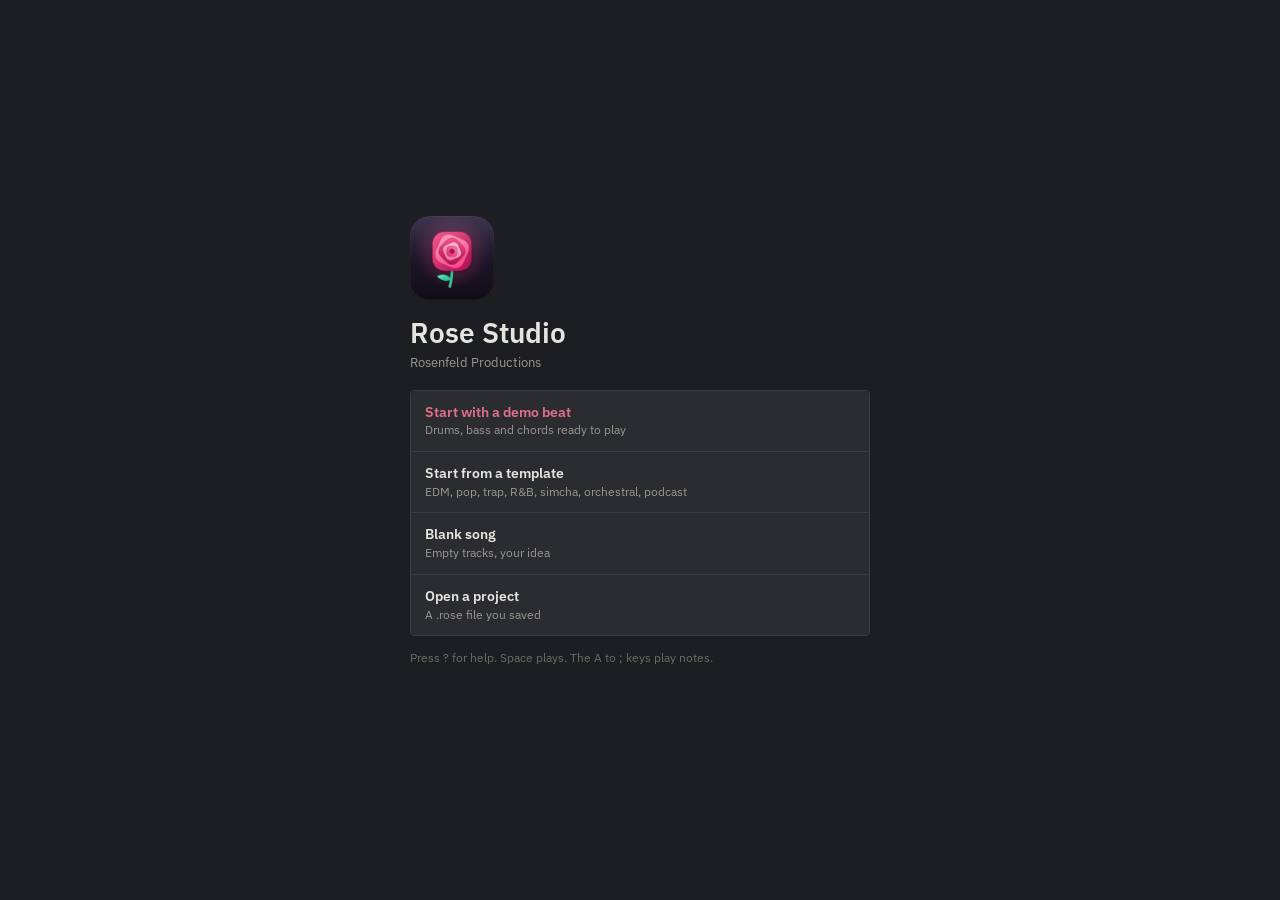
<file: index.html>
<!DOCTYPE html>
<html lang="en">
<head>
<meta charset="utf-8">
<meta name="viewport" content="width=device-width, initial-scale=1">
<title>Rose Studio</title>
<meta name="description" content="Rose — a browser DAW by Rosenfeld Productions: arrange, record, sequence, mix and master.">
<link rel="preconnect" href="https://fonts.googleapis.com">
<link href="https://fonts.googleapis.com/css2?family=IBM+Plex+Sans:wght@400;500;600&display=swap" rel="stylesheet">
<link rel="stylesheet" href="css/rose.css">
<link rel="manifest" href="manifest.webmanifest">
<link rel="icon" href="icons/logo.svg" type="image/svg+xml">
<link rel="icon" href="icons/favicon-64.png" type="image/png">
<link rel="apple-touch-icon" href="icons/apple-touch-icon.png">
<meta name="theme-color" content="#2b2c30">
<meta name="apple-mobile-web-app-capable" content="yes">
<meta name="apple-mobile-web-app-title" content="Rose">
<script>try{const s=localStorage.getItem('rose:skin');if(s)document.documentElement.dataset.skin=s}catch{}</script>
</head>
<body>
<svg width="0" height="0" style="position:absolute" aria-hidden="true">
  <symbol id="i-play" viewBox="0 0 16 16"><path d="M4 2.5v11l9-5.5z" fill="currentColor"/></symbol>
  <symbol id="i-pause" viewBox="0 0 16 16"><rect x="3.5" y="2.5" width="3" height="11" rx="1" fill="currentColor"/><rect x="9.5" y="2.5" width="3" height="11" rx="1" fill="currentColor"/></symbol>
  <symbol id="i-stop" viewBox="0 0 16 16"><rect x="3" y="3" width="10" height="10" rx="1.5" fill="currentColor"/></symbol>
  <symbol id="i-rec" viewBox="0 0 16 16"><circle cx="8" cy="8" r="5" fill="currentColor"/></symbol>
  <symbol id="i-home" viewBox="0 0 16 16"><path d="M3 3v10" stroke="currentColor" stroke-width="1.8"/><path d="M13 3 6 8l7 5z" fill="currentColor"/></symbol>
  <symbol id="i-loop" viewBox="0 0 16 16"><path d="M3 7a4 4 0 0 1 4-4h5M10 1l2 2-2 2M13 9a4 4 0 0 1-4 4H4M6 15l-2-2 2-2" stroke="currentColor" stroke-width="1.6" fill="none"/></symbol>
  <symbol id="i-click" viewBox="0 0 16 16"><path d="M5 14h6L9 2H7z" stroke="currentColor" stroke-width="1.5" fill="none"/><path d="M8 10l4-6" stroke="currentColor" stroke-width="1.5"/></symbol>
  <symbol id="i-plus" viewBox="0 0 16 16"><path d="M8 3v10M3 8h10" stroke="currentColor" stroke-width="2"/></symbol>
  <symbol id="i-lib" viewBox="0 0 16 16"><path d="M3 2v12M7 2v12M11 3l3 11" stroke="currentColor" stroke-width="1.8" fill="none"/></symbol>
  <symbol id="i-file" viewBox="0 0 16 16"><path d="M4 1.5h5l3 3v10H4z" stroke="currentColor" stroke-width="1.5" fill="none"/></symbol>
</svg>
<div id="app">
  <header class="top">
    <button class="brand" id="bAbout" title="About Rose Studio"><img src="icons/logo.svg" alt="" width="28" height="28">Rose</button>
    <div class="grp" role="group" aria-label="Transport">
      <button id="bHome" class="ib" title="Back to start (Home)" aria-label="Back to start"><svg><use href="#i-home"/></svg></button>
      <button id="bPlay" class="ib play" title="Play / pause (Space)" aria-label="Play"><svg><use href="#i-play"/></svg></button>
      <button id="bStop" class="ib" title="Stop (Enter) — press twice to go back to the start" aria-label="Stop"><svg><use href="#i-stop"/></svg></button>
      <button id="bRec" class="ib rec" title="Record (R) — arm a track with ● first" aria-label="Record"><svg><use href="#i-rec"/></svg></button>
      <button id="bLoop" class="tg" aria-label="Loop" title="Loop — loops the highlighted region (drag across the top of the ruler to set it)"><svg width="16" height="16"><use href="#i-loop"/></svg><span class="lbl">&nbsp;Loop</span></button>
      <button id="bMet" class="tg" aria-label="Metronome" title="Metronome / click (M)"><svg width="16" height="16"><use href="#i-click"/></svg><span class="lbl">&nbsp;Click</span></button>
    </div>
    <div class="grp seg2" role="group" aria-label="Edit tool"><button id="tSel" class="tg on" title="Pointer tool (1): move, resize, fade and loop clips" aria-label="Pointer tool"><svg width="16" height="16" viewBox="0 0 16 16"><path d="M3 2l9 6-4 1 2 5-2 1-2-5-3 3z" fill="currentColor"/></svg></button><button id="tSplit" class="tg" title="Scissors tool (3): click a clip to split it — or Alt-click with any tool" aria-label="Scissors tool"><svg width="16" height="16" viewBox="0 0 16 16"><circle cx="4" cy="12" r="2.3" fill="none" stroke="currentColor" stroke-width="1.6"/><circle cx="12" cy="12" r="2.3" fill="none" stroke="currentColor" stroke-width="1.6"/><path d="M5.5 10.3 12 2M10.5 10.3 4 2" stroke="currentColor" stroke-width="1.6"/></svg></button></div>
    <div class="grp seg2" role="group" aria-label="View"><button id="vArr" class="tg on" title="Arrangement: your song on a timeline">Arrange</button><button id="vSes" class="tg" title="Session: launch clips and scenes live (Ableton style)">Session</button></div>
    <div class="lcd" title="Bar . beat . sixteenth"><span id="pos">1.1.1</span><small id="clock">0:00.0</small></div>
    <label class="bpm" title="Tempo in beats per minute"><span class="lbl">Tempo</span> <input id="bpm" type="number" min="40" max="240" step="1" value="126"></label>
    <canvas id="mmeter" width="120" height="20" aria-label="Master level"></canvas>
    <div class="spacer"></div>
    <div class="menu">
      <button id="bAdd" class="tb accent" aria-haspopup="true"><svg><use href="#i-plus"/></svg><span class="lbl">&nbsp;Add track</span></button>
      <button id="bWin" class="tb" title="Windows & tools: mixer, chord generator, tuner, spectrum, loudness, scope, reference A/B, tempo"><svg><use href="#i-lib"/></svg><span class="lbl">&nbsp;Windows</span></button>
      <button id="bLib" class="tb" title="Show or hide the sounds & effects library"><svg><use href="#i-lib"/></svg><span class="lbl">&nbsp;Library</span></button>
      <button id="bFile" class="tb" aria-haspopup="true"><svg><use href="#i-file"/></svg><span class="lbl">&nbsp;File</span></button>
      <button id="bUndo" class="tb" title="Undo (Ctrl+Z)" aria-label="Undo">↶</button><button id="bRedo" class="tb" title="Redo (Ctrl+Shift+Z)" aria-label="Redo">↷</button>
      <select id="skin" aria-label="Colour theme" title="Colour theme"><option value="">Graphite</option><option value="slate">Slate</option><option value="daylight">Daylight</option></select>
      <button id="bHelp" class="tb" title="How to use Rose (?)" aria-label="Help">?</button>
    </div>
  </header>

  <aside class="lib" id="lib" aria-label="Library"></aside>

  <main class="arr">
    <div class="heads" id="heads"><div class="hcorner"><input id="songName" aria-label="Song name" value="Untitled song"><span class="hint">Zoom <input id="zoom" type="range" min="12" max="160" value="44" aria-label="Zoom"></span><select id="snap" aria-label="Snap"><option value="1">Snap: beat</option><option value="0.5">Snap: 1/8</option><option value="0.25" selected>Snap: 1/16</option><option value="0">Snap: off</option></select></div><div id="hlist"></div></div>
    <div class="lanesWrap" id="lanesWrap">
      <div class="ruler" id="ruler" title="Click to move the playhead · drag across the top strip to set the loop"></div>
      <div class="lanes" id="lanes"></div>
      <div class="playhead" id="playhead"></div>
    </div>
  </main>

  <section class="dock"><div class="dockgrip" id="dockgrip" title="Drag to resize" role="separator" aria-orientation="horizontal"></div>
    <nav class="tabs" role="tablist">
      <button data-tab="editor" class="on" title="Edit notes, drums or audio of the selected clip">Editor</button><button data-tab="devices" title="Instrument and effects of the selected track">Sound &amp; FX</button><button data-tab="mixer" title="Levels, panning, sends and meters">Mixer</button><button data-tab="plugins" title="VST, SHRUB, web plugins and MIDI">Plugins</button>
      <span class="dockinfo" id="dockinfo"></span>
    </nav>
    <div class="pane" id="editor"></div>
    <div class="pane" id="devices" hidden></div>
    <div class="pane" id="mixer" hidden></div>
    <div class="pane" id="plugins" hidden></div>
  </section>
</div>

<div class="pop" id="addPop" hidden>
  <button data-add="synth"><b>Instrument</b><small>Synth for leads, chords, bass and pads</small></button>
  <button data-add="drums"><b>Drums</b><small>Kick, snare, hats — click steps to make a beat</small></button>
  <button data-add="audio"><b>Audio / vocals</b><small>Record a mic or drop in audio files</small></button>
  <button data-add="sounds"><b>Real instrument</b><small>Piano, strings, choir, brass, guitar, bass…</small></button>
  <button data-add="sampler"><b>Sampler</b><small>Play any sound across the keyboard</small></button>
  <button data-add="group"><b>Group bus</b><small>Mix several tracks together (drums, vocals…)</small></button>
  <button data-add="external"><b>External MIDI</b><small>Play SHRUB, an FM-1 or a hardware synth</small></button>
</div>
<div class="pop" id="filePop" hidden>
  <button id="bNew"><b>New song</b><small>Start fresh (you can undo)</small></button>
  <button id="bTpl"><b>New from template…</b><small>EDM, pop, trap, R&amp;B, simcha, orchestral, podcast</small></button>
  <button id="bOpenBtn"><b>Open project…</b><small>A .rose file</small></button>
  <button id="bSave"><b>Save project</b><small>Download a .rose file (Ctrl+S)</small></button>
  <button id="bImportBtn"><b>Import audio…</b><small>WAV, MP3, M4A, OGG, FLAC</small></button>
  <button id="bExport"><b>Export WAV</b><small>Mixdown of the whole song</small></button>
  <button id="bInstall"><b>Install Rose app</b><small>Get Rose on your Dock / desktop — works offline</small></button>
  <button id="bDownload"><b>Download desktop app</b><small>Mac &amp; Windows — runs VST3 / AU plugins</small></button>
</div>
<input id="fOpen" type="file" accept=".rose,application/json" hidden>
<input id="fImport" type="file" accept="audio/*" multiple hidden>

<div class="start" id="startScreen"><div>
  <img src="icons/icon-192.png" alt="" width="84" height="84" style="border-radius:20px"><h1>Rose Studio</h1><p>Rosenfeld Productions</p>
  <div class="choices">
    <button class="choice main" id="bStart"><b id="startLabel">Start with a demo beat</b><span id="startSub">Drums, bass and chords ready to play</span></button>
    <button class="choice" id="bTplStart"><b>Start from a template</b><span>EDM, pop, trap, R&amp;B, simcha, orchestral, podcast</span></button>
    <button class="choice" id="bBlank"><b>Blank song</b><span>Empty tracks, your idea</span></button>
    <button class="choice" id="bOpenStart"><b>Open a project</b><span>A .rose file you saved</span></button>
  </div>
  <p class="small">Press ? for help. Space plays. The A to ; keys play notes.</p>
</div></div>
<div class="toast" id="toast" role="status"></div>
<script type="module" src="js/app.js"></script>
</body>
</html>
</file>
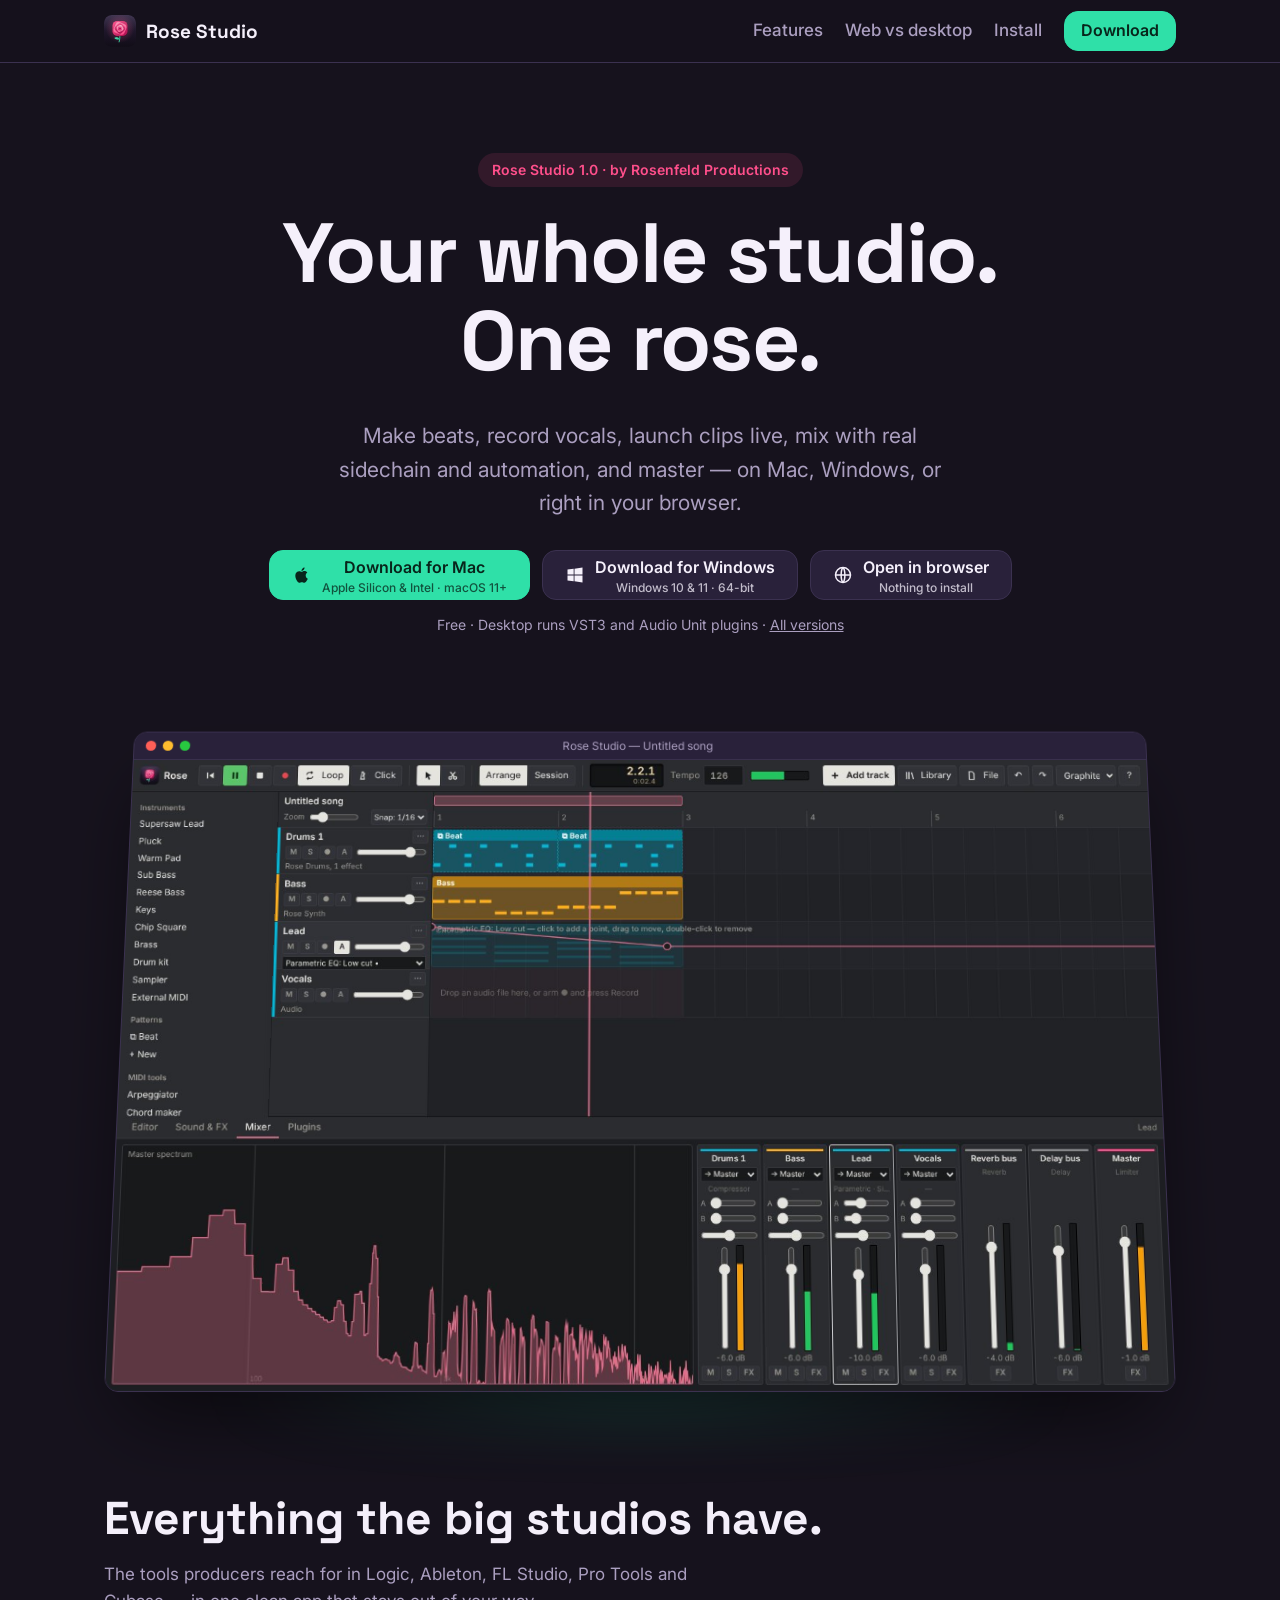
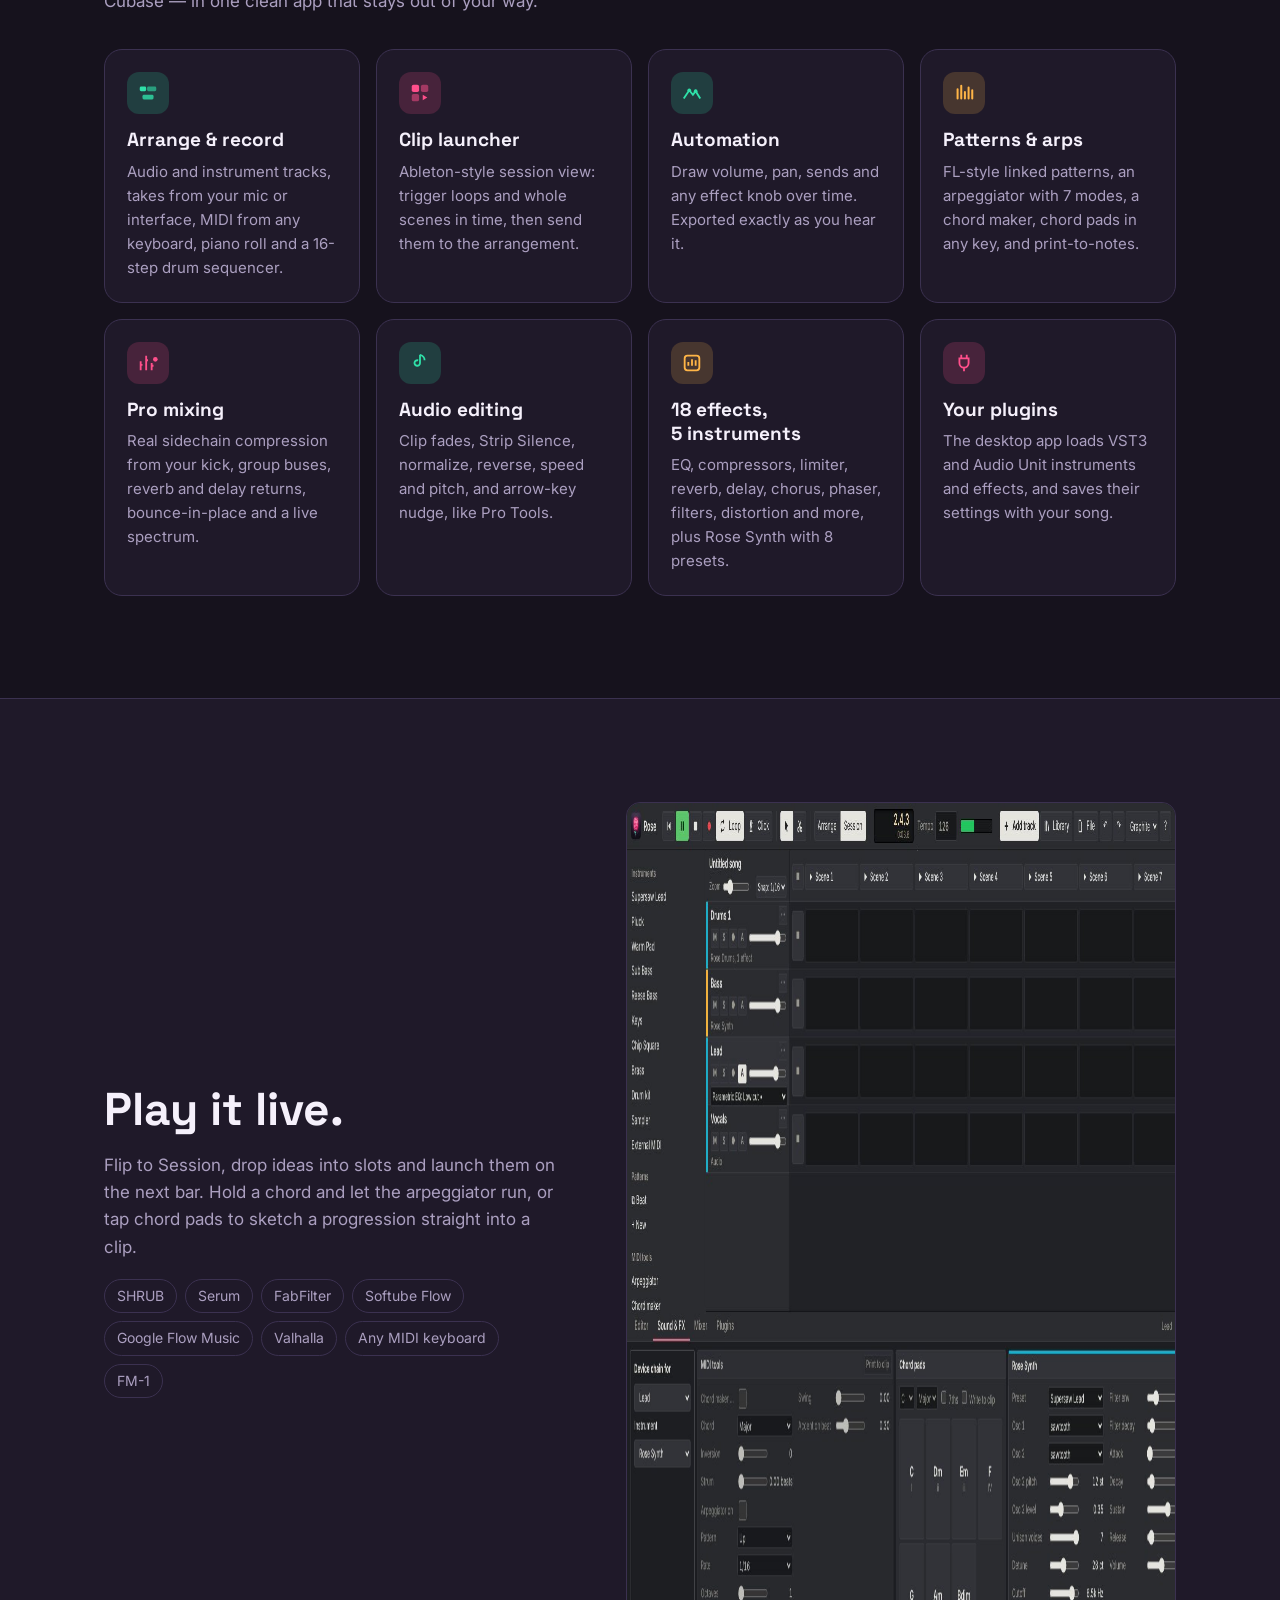
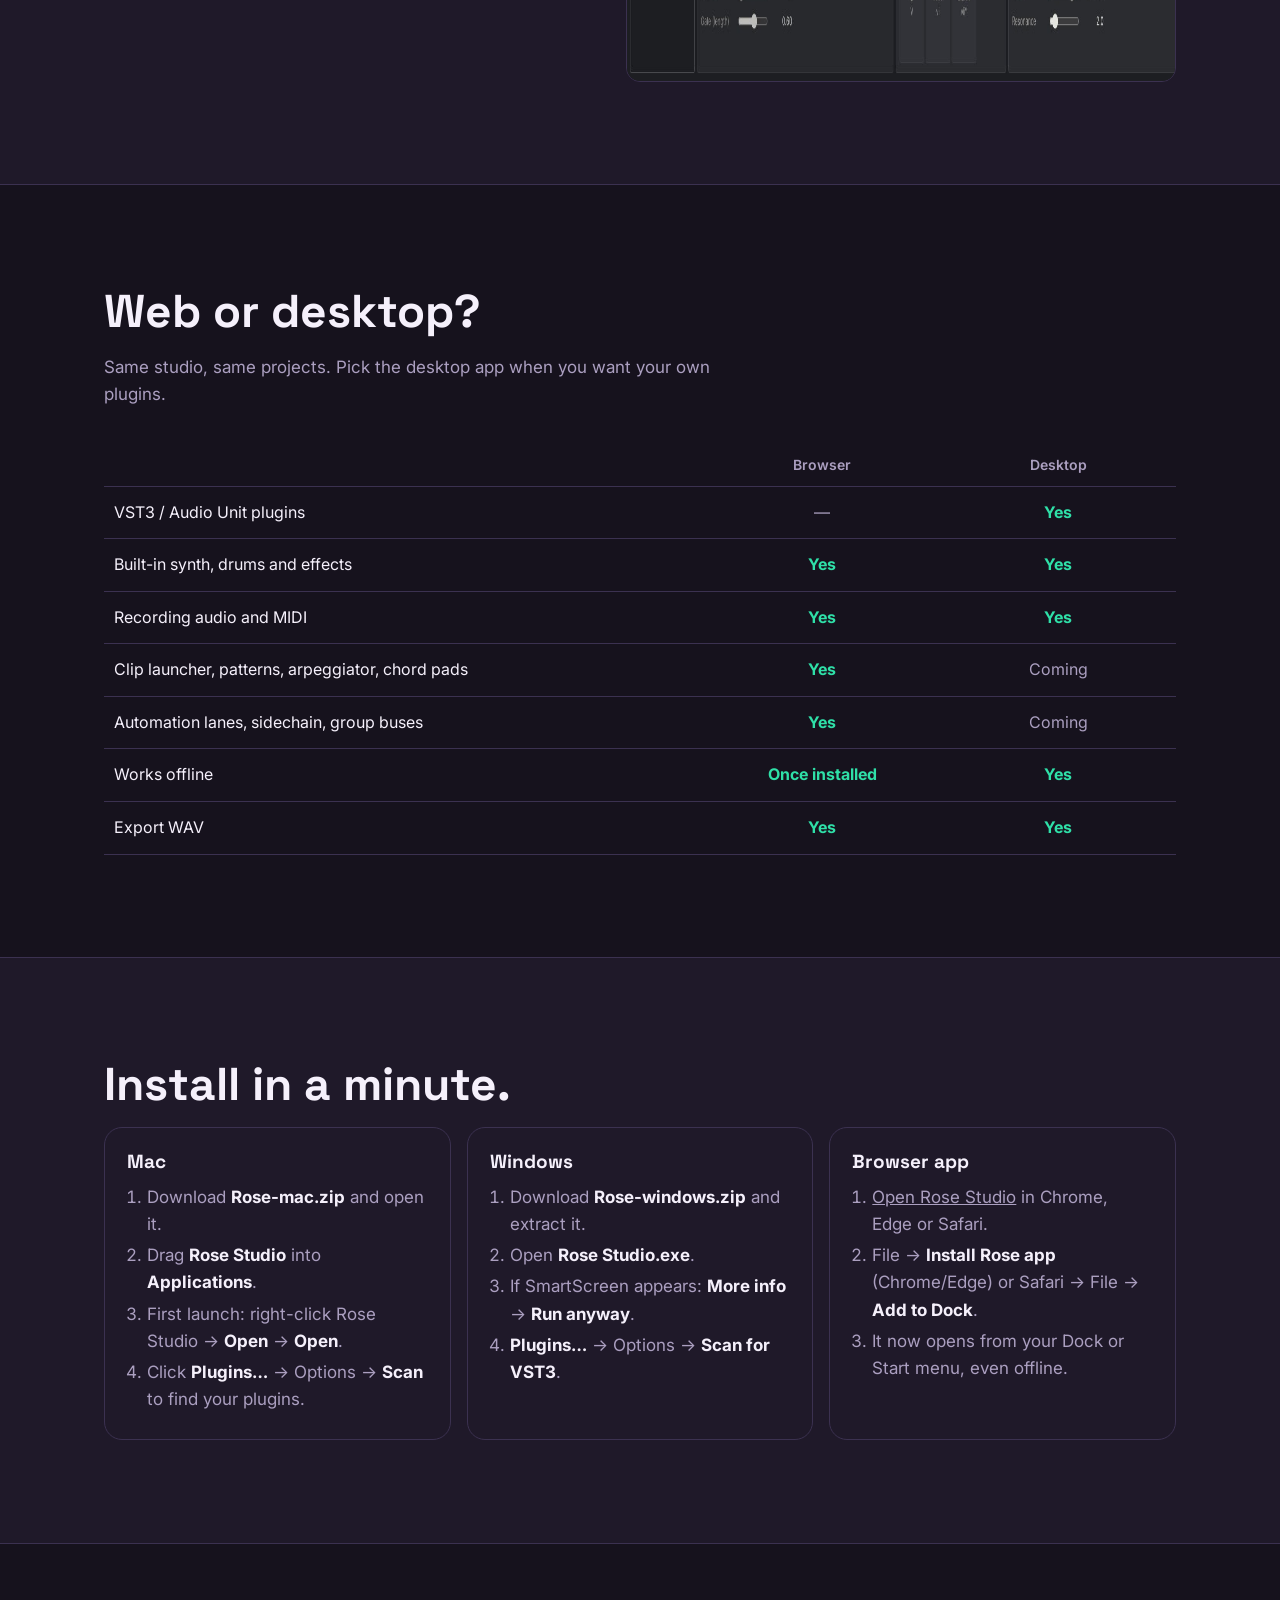
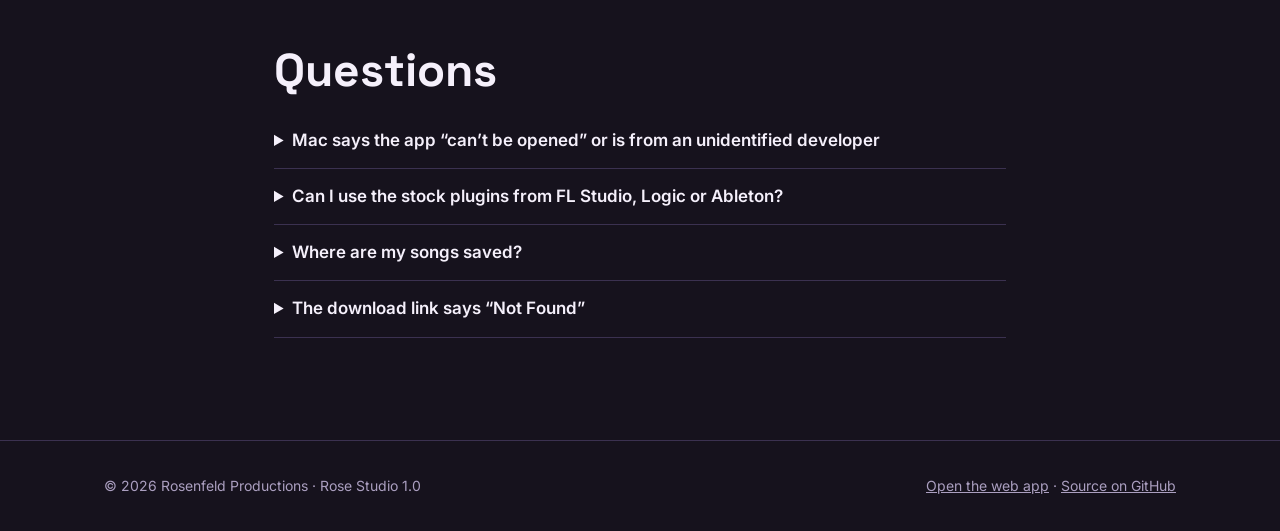
<file: download.html>
<!DOCTYPE html>
<html lang="en">
<head>
<meta charset="utf-8">
<meta name="viewport" content="width=device-width, initial-scale=1">
<title>Download Rose Studio</title>
<meta name="description" content="Rose Studio by Rosenfeld Productions — a full music studio for Mac, Windows and the web. Beats, vocals, live clip launching, mixing and mastering, with VST3 and Audio Unit plugin support.">
<link rel="icon" href="icons/logo.svg" type="image/svg+xml">
<link rel="preconnect" href="https://fonts.googleapis.com">
<link href="https://fonts.googleapis.com/css2?family=Space+Grotesk:wght@500;700&family=Inter:wght@400;500;600&display=swap" rel="stylesheet">
<style>
/* VOICE: a flagship product launch — confident, warm, music-first
   IDEA: a stage at night: plum dark room, the app glowing on stage like a lit console, rose and mint lights
   PICTURE: the real Rose Studio window, large, tilted into the light, with a soft rose glow behind it
   COLOUR and TYPE: plum #16121d ground, rose #ff4f8b, mint #2fe0a8 accent for actions; Space Grotesk headlines, Inter text
   LAYOUT: nav, hero (title + downloads, window below), feature grid, plugins band, web vs desktop table, install steps, FAQ, footer */
:root{color-scheme:dark;--bg:#16121d;--panel:#1f1929;--panel2:#29213a;--line:#3b3150;--ink:#f5f0fb;--mute:#ab9fc0;--rose:#ff4f8b;--mint:#2fe0a8}
:root[data-theme=light]{color-scheme:light;--bg:#f6f2fb;--panel:#fff;--panel2:#efe8f7;--line:#ddd3ea;--ink:#1d1626;--mute:#6f6380;--mint:#0b8f69}
*{box-sizing:border-box;min-width:0}
html{scroll-behavior:smooth;scroll-padding-top:72px}
body{margin:0;background:var(--bg);color:var(--ink);font:17px/1.6 Inter,system-ui,sans-serif;overflow-x:clip}
h1,h2,h3{font-family:'Space Grotesk',Inter,sans-serif;line-height:1.05;text-wrap:balance;margin:0 0 .4em}
h1{font-size:clamp(44px,7vw,84px);letter-spacing:-.02em}h2{font-size:clamp(30px,4vw,46px)}h3{font-size:19px;line-height:1.25}
a{color:inherit}
.wrap{max-width:1200px;margin:0 auto;padding:0 max(5vw,18px)}
nav{position:sticky;top:0;z-index:5;background:color-mix(in srgb,var(--bg) 88%,transparent);backdrop-filter:blur(10px);border-bottom:1px solid var(--line)}
nav .wrap{display:flex;align-items:center;gap:22px;height:62px}
nav .logo{display:flex;gap:10px;align-items:center;font:700 19px 'Space Grotesk';text-decoration:none;margin-right:auto}
nav .logo img{width:32px;height:32px;border-radius:8px}
nav a.l{text-decoration:none;color:var(--mute);font-weight:500}nav a.l:hover{color:var(--ink)}
.btn{display:inline-flex;align-items:center;gap:10px;min-height:50px;padding:0 22px;border-radius:14px;font-weight:600;text-decoration:none;border:1px solid var(--line);background:var(--panel2);cursor:pointer;font-size:16px}
.btn:hover{border-color:var(--mint)}
.btn.main{background:var(--mint);color:#08251b;border-color:var(--mint)}
.btn small{display:block;font-weight:500;font-size:12px;opacity:.75;line-height:1.1}
.btn svg{width:20px;height:20px;flex:none}
:focus-visible{outline:3px solid var(--rose);outline-offset:3px}
.hero{padding:clamp(40px,7vw,90px) 0 0;text-align:center;position:relative}
.hero .eyebrow{display:inline-flex;gap:8px;align-items:center;font-weight:600;color:var(--rose);background:color-mix(in srgb,var(--rose) 12%,transparent);border-radius:999px;padding:6px 14px;font-size:14px;margin-bottom:22px}
.hero p.lede{font-size:clamp(18px,2vw,21px);color:var(--mute);max-width:640px;margin:0 auto 30px}
.cta{display:flex;flex-wrap:wrap;gap:12px;justify-content:center}
.meta{color:var(--mute);font-size:14px;margin-top:14px}
.stage{position:relative;margin:clamp(40px,6vw,70px) auto 0;max-width:1120px;perspective:1600px}
.stage::before{content:"";position:absolute;inset:8% 6% -6%;background:radial-gradient(closest-side,color-mix(in srgb,var(--rose) 55%,transparent),transparent 72%);filter:blur(40px);z-index:0}
.stage::after{content:"";position:absolute;left:10%;right:10%;bottom:-40px;height:80px;background:radial-gradient(closest-side,color-mix(in srgb,var(--mint) 30%,transparent),transparent);filter:blur(30px)}
.win{position:relative;z-index:1;border-radius:14px;overflow:hidden;border:1px solid var(--line);background:var(--panel);box-shadow:0 40px 80px -20px rgba(0,0,0,.6);transform:rotateX(8deg);transform-origin:50% 100%;transition:transform .6s}
.win:hover{transform:rotateX(0)}
.win .bar{height:30px;display:flex;gap:7px;align-items:center;padding:0 12px;background:var(--panel2);border-bottom:1px solid var(--line)}
.win .bar i{width:11px;height:11px;border-radius:50%;background:#ff5f57}.win .bar i:nth-child(2){background:#febc2e}.win .bar i:nth-child(3){background:#28c840}
.win .bar span{margin-left:auto;margin-right:auto;font-size:12px;color:var(--mute);transform:translateX(-30px)}
.win img{display:block;width:100%;height:auto}
section{padding:clamp(60px,8vw,110px) 0}
.sec-lede{color:var(--mute);max-width:640px;margin:0 0 34px}
.grid{display:grid;grid-template-columns:repeat(auto-fit,minmax(min(100%,250px),1fr));gap:16px}
.f{background:var(--panel);border:1px solid var(--line);border-radius:18px;padding:22px}
.f .ic{width:42px;height:42px;border-radius:12px;display:grid;place-items:center;margin-bottom:14px;background:color-mix(in srgb,var(--c,var(--mint)) 18%,transparent);color:var(--c,var(--mint))}
.f .ic svg{width:22px;height:22px}
.f p{margin:0;color:var(--mute);font-size:15px}
.band{background:var(--panel);border-top:1px solid var(--line);border-bottom:1px solid var(--line)}
.split{display:grid;grid-template-columns:minmax(0,1fr) minmax(0,1.2fr);gap:clamp(30px,5vw,70px);align-items:center}
.split img{width:100%;border-radius:14px;border:1px solid var(--line)}
.tags{display:flex;flex-wrap:wrap;gap:8px;margin-top:18px}.tags span{border:1px solid var(--line);border-radius:999px;padding:5px 12px;font-size:14px;color:var(--mute)}
table{width:100%;border-collapse:collapse;font-size:16px}
th,td{padding:13px 10px;border-bottom:1px solid var(--line);text-align:left}
th{font:600 14px Inter;color:var(--mute)}td:not(:first-child),th:not(:first-child){text-align:center;width:22%}
.y{color:var(--mint);font-weight:700}.n{color:var(--mute)}
.steps{display:grid;grid-template-columns:repeat(auto-fit,minmax(min(100%,300px),1fr));gap:16px}
.steps ol{margin:10px 0 0;padding-left:20px;color:var(--mute)}.steps li{margin:4px 0}.steps b{color:var(--ink)}
details{border-bottom:1px solid var(--line);padding:14px 0}details summary{cursor:pointer;font-weight:600;font-size:17px}details p{color:var(--mute);margin:10px 0 0}
code{background:var(--panel2);padding:2px 6px;border-radius:6px;font-size:14px;overflow-wrap:anywhere}
footer{border-top:1px solid var(--line);padding:34px 0;color:var(--mute);font-size:14px}
footer .wrap{display:flex;flex-wrap:wrap;gap:14px;justify-content:space-between}
@media(max-width:820px){.split{grid-template-columns:1fr}nav a.l{display:none}.win{transform:none}}
@media(prefers-reduced-motion:reduce){html{scroll-behavior:auto}.win{transition:none;transform:none}}
</style>
</head>
<body>
<svg width="0" height="0" style="position:absolute" aria-hidden="true">
  <symbol id="apple" viewBox="0 0 24 24"><path fill="currentColor" d="M16.4 12.6c0-2.3 1.9-3.4 2-3.5-1.1-1.6-2.8-1.8-3.4-1.8-1.4-.1-2.8.9-3.5.9s-1.8-.9-3-.8c-1.5 0-3 .9-3.8 2.3-1.6 2.8-.4 7 1.2 9.3.8 1.1 1.7 2.4 2.9 2.3 1.2 0 1.6-.7 3-.7s1.8.7 3 .7c1.3 0 2.1-1.1 2.8-2.3.9-1.3 1.3-2.6 1.3-2.6s-2.5-1-2.5-3.8zM14.1 5.8c.6-.8 1.1-1.8 1-2.8-.9 0-2 .6-2.7 1.4-.6.7-1.1 1.7-1 2.7 1 .1 2-.5 2.7-1.3z"/></symbol>
  <symbol id="win" viewBox="0 0 24 24"><path fill="currentColor" d="M3 5.5 10.4 4.5v7H3zM11.4 4.4 21 3v8.5h-9.6zM3 12.5h7.4v7L3 18.5zM11.4 12.5H21V21l-9.6-1.4z"/></symbol>
  <symbol id="web" viewBox="0 0 24 24"><circle cx="12" cy="12" r="9" fill="none" stroke="currentColor" stroke-width="1.8"/><path d="M3 12h18M12 3c3 3.2 3 14.8 0 18M12 3c-3 3.2-3 14.8 0 18" fill="none" stroke="currentColor" stroke-width="1.8"/></symbol>
  <symbol id="i1" viewBox="0 0 24 24"><rect x="3" y="5" width="7" height="5" rx="1.5" fill="currentColor"/><rect x="11" y="5" width="10" height="5" rx="1.5" fill="currentColor" opacity=".6"/><rect x="6" y="14" width="12" height="5" rx="1.5" fill="currentColor" opacity=".8"/></symbol>
  <symbol id="i2" viewBox="0 0 24 24"><rect x="3" y="3" width="8" height="8" rx="2" fill="currentColor"/><rect x="13" y="3" width="8" height="8" rx="2" fill="currentColor" opacity=".5"/><rect x="3" y="13" width="8" height="8" rx="2" fill="currentColor" opacity=".5"/><path d="M15 14v6l5-3z" fill="currentColor"/></symbol>
  <symbol id="i3" viewBox="0 0 24 24"><path d="M3 18 9 9l4 5 3-4 5 8" fill="none" stroke="currentColor" stroke-width="2"/><circle cx="9" cy="9" r="2" fill="currentColor"/><circle cx="16" cy="10" r="2" fill="currentColor"/></symbol>
  <symbol id="i4" viewBox="0 0 24 24"><path d="M5 18V8M9 18V4M13 18v-7M17 18V6M21 18v-9" stroke="currentColor" stroke-width="2.2" stroke-linecap="round"/></symbol>
  <symbol id="i5" viewBox="0 0 24 24"><path d="M4 20V10M10 20V4M16 20v-8M4 14h2M10 9h2M16 15h2" stroke="currentColor" stroke-width="2"/><circle cx="20" cy="8" r="2.5" fill="currentColor"/></symbol>
  <symbol id="i6" viewBox="0 0 24 24"><path d="M12 3v9a3 3 0 1 1-2-2.8" fill="none" stroke="currentColor" stroke-width="2"/><path d="M12 3c3 1 5 3 5 6" fill="none" stroke="currentColor" stroke-width="2"/></symbol>
  <symbol id="i7" viewBox="0 0 24 24"><rect x="4" y="4" width="16" height="16" rx="3" fill="none" stroke="currentColor" stroke-width="2"/><path d="M8 15v-4M12 15V8M16 15v-6" stroke="currentColor" stroke-width="2"/></symbol>
  <symbol id="i8" viewBox="0 0 24 24"><path d="M9 3v4M15 3v4M7 7h10v5a5 5 0 0 1-10 0zM12 17v4" fill="none" stroke="currentColor" stroke-width="2"/></symbol>
</svg>

<nav><div class="wrap"><a class="logo" href="#top"><img src="icons/logo.svg" alt="">Rose Studio</a><a class="l" href="#features">Features</a><a class="l" href="#compare">Web vs desktop</a><a class="l" href="#install">Install</a><a class="btn main" href="#download" style="min-height:40px;padding:0 16px">Download</a></div></nav>

<header class="hero" id="top"><div class="wrap">
  <span class="eyebrow">Rose Studio 1.0 · by Rosenfeld Productions</span>
  <h1>Your whole studio.<br>One rose.</h1>
  <p class="lede">Make beats, record vocals, launch clips live, mix with real sidechain and automation, and master — on Mac, Windows, or right in your browser.</p>
  <div class="cta" id="download">
    <a class="btn main" id="dlPrimary" href="https://github.com/mosheshlomorosenfeld-alt/Rose/releases/latest/download/Rose-mac.zip"><svg><use href="#apple"/></svg><span>Download for Mac<small>Apple Silicon &amp; Intel · macOS 11+</small></span></a>
    <a class="btn" id="dlSecondary" href="https://github.com/mosheshlomorosenfeld-alt/Rose/releases/latest/download/Rose-windows.zip"><svg><use href="#win"/></svg><span>Download for Windows<small>Windows 10 &amp; 11 · 64-bit</small></span></a>
    <a class="btn" href="./"><svg><use href="#web"/></svg><span>Open in browser<small>Nothing to install</small></span></a>
  </div>
  <p class="meta">Free · Desktop runs VST3 and Audio Unit plugins · <a href="https://github.com/mosheshlomorosenfeld-alt/Rose/releases">All versions</a></p>
  <div class="stage"><div class="win"><div class="bar"><i></i><i></i><i></i><span>Rose Studio — Untitled song</span></div><img src="assets/screenshot.jpg" width="1440" height="880" alt="Rose Studio: tracks with drum, bass and chord clips, an automation curve on the lead, and the mixer with a live spectrum"></div></div>
</div></header>

<section id="features"><div class="wrap">
  <h2>Everything the big studios have.</h2>
  <p class="sec-lede">The tools producers reach for in Logic, Ableton, FL Studio, Pro Tools and Cubase — in one clean app that stays out of your way.</p>
  <div class="grid">
    <div class="f"><div class="ic"><svg><use href="#i1"/></svg></div><h3>Arrange &amp; record</h3><p>Audio and instrument tracks, takes from your mic or interface, MIDI from any keyboard, piano roll and a 16-step drum sequencer.</p></div>
    <div class="f" style="--c:var(--rose)"><div class="ic"><svg><use href="#i2"/></svg></div><h3>Clip launcher</h3><p>Ableton-style session view: trigger loops and whole scenes in time, then send them to the arrangement.</p></div>
    <div class="f"><div class="ic"><svg><use href="#i3"/></svg></div><h3>Automation</h3><p>Draw volume, pan, sends and any effect knob over time. Exported exactly as you hear it.</p></div>
    <div class="f" style="--c:#ffb547"><div class="ic"><svg><use href="#i4"/></svg></div><h3>Patterns &amp; arps</h3><p>FL-style linked patterns, an arpeggiator with 7 modes, a chord maker, chord pads in any key, and print-to-notes.</p></div>
    <div class="f" style="--c:var(--rose)"><div class="ic"><svg><use href="#i5"/></svg></div><h3>Pro mixing</h3><p>Real sidechain compression from your kick, group buses, reverb and delay returns, bounce-in-place and a live spectrum.</p></div>
    <div class="f"><div class="ic"><svg><use href="#i6"/></svg></div><h3>Audio editing</h3><p>Clip fades, Strip Silence, normalize, reverse, speed and pitch, and arrow-key nudge, like Pro Tools.</p></div>
    <div class="f" style="--c:#ffb547"><div class="ic"><svg><use href="#i7"/></svg></div><h3>18 effects, 5 instruments</h3><p>EQ, compressors, limiter, reverb, delay, chorus, phaser, filters, distortion and more, plus Rose Synth with 8 presets.</p></div>
    <div class="f" style="--c:var(--rose)"><div class="ic"><svg><use href="#i8"/></svg></div><h3>Your plugins</h3><p>The desktop app loads VST3 and Audio Unit instruments and effects, and saves their settings with your song.</p></div>
  </div>
</div></section>

<section class="band"><div class="wrap split">
  <div><h2>Play it live.</h2><p class="sec-lede" style="margin-bottom:0">Flip to Session, drop ideas into slots and launch them on the next bar. Hold a chord and let the arpeggiator run, or tap chord pads to sketch a progression straight into a clip.</p>
    <div class="tags"><span>SHRUB</span><span>Serum</span><span>FabFilter</span><span>Softube Flow</span><span>Google Flow Music</span><span>Valhalla</span><span>Any MIDI keyboard</span><span>FM-1</span></div></div>
  <img src="assets/screenshot-session.jpg" width="1440" height="880" alt="Rose Studio session view with clip slots and the device rack showing the arpeggiator, chord pads and synth" loading="lazy">
</div></section>

<section id="compare"><div class="wrap">
  <h2>Web or desktop?</h2>
  <p class="sec-lede">Same studio, same projects. Pick the desktop app when you want your own plugins.</p>
  <table>
    <thead><tr><th></th><th>Browser</th><th>Desktop</th></tr></thead>
    <tbody>
      <tr><td>VST3 / Audio Unit plugins</td><td class="n">—</td><td class="y">Yes</td></tr>
      <tr><td>Built-in synth, drums and effects</td><td class="y">Yes</td><td class="y">Yes</td></tr>
      <tr><td>Recording audio and MIDI</td><td class="y">Yes</td><td class="y">Yes</td></tr>
      <tr><td>Clip launcher, patterns, arpeggiator, chord pads</td><td class="y">Yes</td><td class="n">Coming</td></tr>
      <tr><td>Automation lanes, sidechain, group buses</td><td class="y">Yes</td><td class="n">Coming</td></tr>
      <tr><td>Works offline</td><td class="y">Once installed</td><td class="y">Yes</td></tr>
      <tr><td>Export WAV</td><td class="y">Yes</td><td class="y">Yes</td></tr>
    </tbody>
  </table>
</div></section>

<section id="install" class="band"><div class="wrap">
  <h2>Install in a minute.</h2>
  <div class="steps">
    <div class="f"><h3>Mac</h3><ol><li>Download <b>Rose-mac.zip</b> and open it.</li><li>Drag <b>Rose Studio</b> into <b>Applications</b>.</li><li>First launch: right-click Rose Studio → <b>Open</b> → <b>Open</b>.</li><li>Click <b>Plugins…</b> → Options → <b>Scan</b> to find your plugins.</li></ol></div>
    <div class="f"><h3>Windows</h3><ol><li>Download <b>Rose-windows.zip</b> and extract it.</li><li>Open <b>Rose Studio.exe</b>.</li><li>If SmartScreen appears: <b>More info</b> → <b>Run anyway</b>.</li><li><b>Plugins…</b> → Options → <b>Scan for VST3</b>.</li></ol></div>
    <div class="f"><h3>Browser app</h3><ol><li><a href="./">Open Rose Studio</a> in Chrome, Edge or Safari.</li><li>File → <b>Install Rose app</b> (Chrome/Edge) or Safari → File → <b>Add to Dock</b>.</li><li>It now opens from your Dock or Start menu, even offline.</li></ol></div>
  </div>
</div></section>

<section><div class="wrap" style="max-width:860px">
  <h2>Questions</h2>
  <details><summary>Mac says the app “can’t be opened” or is from an unidentified developer</summary><p>Rose Studio isn’t signed with a paid Apple developer certificate yet. Right-click the app → Open → Open once; after that it opens normally. If macOS still blocks it: System Settings → Privacy &amp; Security → <b>Open Anyway</b>.</p></details>
  <details><summary>Can I use the stock plugins from FL Studio, Logic or Ableton?</summary><p>Plugins built into another DAW only run inside that DAW. Any plugin you own as VST3 or Audio Unit works in Rose Studio desktop — including SHRUB, Serum and FL plugins sold as VST.</p></details>
  <details><summary>Where are my songs saved?</summary><p>In the browser app your song saves automatically on that computer; use File → Save project for a .rose file you can back up or move. The desktop app saves .rose sessions wherever you choose and recordings in Music → Rose → Recordings.</p></details>
  <details><summary>The download link says “Not Found”</summary><p>A new version is being built — it takes about 15 minutes after an update. Try again shortly or open <a href="https://github.com/mosheshlomorosenfeld-alt/Rose/releases">all versions</a>.</p></details>
</div></section>

<footer><div class="wrap"><span>© 2026 Rosenfeld Productions · Rose Studio 1.0</span><span><a href="./">Open the web app</a> · <a href="https://github.com/mosheshlomorosenfeld-alt/Rose">Source on GitHub</a></span></div></footer>
<script>
{
  // put the visitor's own platform first
  const win = /Win/i.test(navigator.platform || navigator.userAgent), a = document.getElementById('dlPrimary'), b = document.getElementById('dlSecondary');
  if (win) { a.classList.remove('main'); b.classList.add('main'); a.parentNode.insertBefore(b, a); }
}
</script>
</body>
</html>
</file>
<file: css/rose.css>
/* Rose Studio — "Graphite console"
   A working instrument, not a web page: mid-grey chassis, darker deck for the music, 1px lines, tight 3px corners.
   Colour carries meaning only: track colours on clips, green = playing, red = recording, muted rose = playhead and selection.
   One typeface (IBM Plex Sans) at DAW density, tabular numerals for every readout. */
:root{color-scheme:dark;
--chassis:#2b2c30;--chassis2:#323338;--deck:#1d1e21;--well:#18191b;--lane:#212226;--lane2:#24252a;--grid:#2c2d32;--line:#3b3c42;--line2:#4a4b52;
--ink:#e6e4df;--mute:#9a978f;--faint:#6d6b66;--sel:#e0708a;--onsel:#1b0f13;--play:#5cc46a;--rec:#e5484d;--warn:#f0b43c;
--lcd:#141516;--lcdink:#f1d9b0;--r:3px;--f:"IBM Plex Sans",system-ui,-apple-system,"Segoe UI",sans-serif;
/* legacy names used by scripts */
--bg:var(--deck);--panel:var(--chassis);--panel2:var(--chassis2);--rose:var(--sel);--onacc:var(--onsel)}
:root[data-skin=daylight]{color-scheme:light;--chassis:#d8d6d1;--chassis2:#cecbc5;--deck:#e9e7e2;--well:#f6f5f2;--lane:#f1efea;--lane2:#ebe9e3;--grid:#dedbd4;--line:#bdb9b1;--line2:#a9a49b;
--ink:#1f1e1c;--mute:#5f5c56;--faint:#8b877f;--sel:#c2446a;--onsel:#fff;--lcd:#2a2a2b;--lcdink:#f1d9b0}
:root[data-skin=slate]{--chassis:#262b33;--chassis2:#2d333c;--deck:#1a1e24;--well:#15181d;--lane:#1d2128;--lane2:#20252c;--grid:#2a3039;--line:#363d47;--line2:#465060;--ink:#e3e7ec;--mute:#93a0ae;--faint:#677381;--sel:#d9758d}
*{box-sizing:border-box;min-width:0}
html,body{height:100%;margin:0}
body{background:var(--deck);color:var(--ink);font:13px/1.35 var(--f);font-variant-numeric:tabular-nums;overflow:hidden;-webkit-font-smoothing:antialiased}
button,select,input{font:inherit;color:inherit}
button{cursor:pointer}
:focus-visible{outline:2px solid var(--sel);outline-offset:1px}
input[type=range]{accent-color:var(--ink)}
svg{flex:none}

#app{display:grid;grid-template-columns:auto minmax(0,1fr);grid-template-rows:auto minmax(120px,1fr) var(--dockH,42vh);height:100vh}
#app>.top,#app>.dock{grid-column:1/-1}
.arr{grid-column:2;grid-row:2}

/* ---- control bar ---- */
.top{display:flex;align-items:center;gap:10px;padding:6px 10px;background:var(--chassis);border-bottom:1px solid #00000066;box-shadow:inset 0 -1px 0 #ffffff08;overflow:hidden;flex-wrap:nowrap}
.brand{display:flex;align-items:center;gap:7px;border:0;background:transparent;padding:0 6px 0 0;font-weight:600;font-size:14px}
.brand img{border-radius:6px}
.grp{display:flex;align-items:center;gap:2px;padding-right:10px;border-right:1px solid var(--line)}
.ib,.tg,.tb{height:30px;min-width:30px;border:1px solid var(--line);background:var(--chassis2);border-radius:var(--r);display:inline-flex;align-items:center;justify-content:center;gap:6px;padding:0 9px;white-space:nowrap;box-shadow:inset 0 1px 0 #ffffff0d}
.ib{width:34px;padding:0}
.ib:hover,.tg:hover,.tb:hover{border-color:var(--line2)}
.ib svg,.tb svg,.tg svg{width:14px;height:14px}
.ib.play.on{background:var(--play);border-color:var(--play);color:#0d2412}
.ib.rec{color:var(--rec)}.ib.rec.on{background:var(--rec);border-color:var(--rec);color:#fff;animation:blink 1s steps(1) infinite}
@keyframes blink{50%{opacity:.55}}
.tg.on{background:var(--ink);color:var(--deck);border-color:var(--ink);box-shadow:none}
.tb.accent{background:var(--ink);color:var(--deck);border-color:var(--ink);font-weight:600}
.seg2 .tg{border-radius:0;margin-left:-1px}.seg2 .tg:first-child{border-radius:var(--r) 0 0 var(--r);margin-left:0}.seg2 .tg:last-child{border-radius:0 var(--r) var(--r) 0}
.lcd{display:flex;flex-direction:column;align-items:flex-end;justify-content:center;background:var(--lcd);color:var(--lcdink);border:1px solid #000;border-radius:var(--r);padding:0 10px;height:34px;min-width:104px;cursor:text;box-shadow:inset 0 1px 3px #000a}
.lcd span{font-size:16px;font-weight:600;line-height:1.05;letter-spacing:.02em}
.lcd small{font-size:10px;opacity:.65}
.bpm{display:flex;align-items:center;gap:6px;color:var(--mute)}
.bpm input{width:58px;height:30px;border:1px solid var(--line);border-radius:var(--r);background:var(--well);padding:0 6px;font-weight:600;text-align:right}
#mmeter{width:84px;height:14px;border-radius:2px;background:var(--well);border:1px solid #000}
.spacer{flex:1}.menu{display:flex;gap:4px;flex-wrap:nowrap}.file{position:relative}
#skin{height:30px;border:1px solid var(--line);background:var(--chassis2);border-radius:var(--r);padding:0 6px;width:auto}
@media(max-width:1380px){#bLib .lbl,#bFile .lbl{display:none}.bpm .lbl{display:none}}
@media(max-width:1180px){#bAdd .lbl{display:none}#mmeter{display:none}}

/* ---- library ---- */
.lib{grid-row:2;grid-column:1;width:208px;background:var(--chassis);border-right:1px solid #00000066;overflow:auto;padding:4px 0 10px}
.lib[hidden]{display:none}
.lib h5{font-size:11px;font-weight:600;color:var(--mute);margin:12px 12px 4px}
.lib .chips2{display:flex;flex-direction:column}
.lib .chips2 button,.lib button{display:block;width:100%;text-align:left;border:0;border-radius:0;background:transparent;padding:4px 12px;font-size:12.5px;white-space:nowrap;overflow:hidden;text-overflow:ellipsis}
.lib .chips2 button:hover,.lib button:hover{background:var(--chassis2)}
.lib .note{font-size:11px;color:var(--faint);padding:4px 12px}

/* ---- arrangement ---- */
.arr{display:grid;grid-template-columns:220px minmax(0,1fr);overflow:hidden;border-bottom:1px solid #00000066}
.heads{background:var(--chassis);border-right:1px solid #00000066;overflow:hidden;display:flex;flex-direction:column}
.hcorner{height:52px;padding:5px 8px;border-bottom:1px solid var(--line);display:grid;grid-template-columns:1fr auto;gap:3px;align-items:center}
.hcorner input#songName{grid-column:1/-1;border:0;background:transparent;font-weight:600;font-size:13px;padding:0}
.hint{font-size:11px;color:var(--mute);display:flex;align-items:center;gap:4px}.hint input{width:70px}
#snap{font-size:11px;border:1px solid var(--line);background:var(--chassis2);border-radius:var(--r);height:22px}
#hlist{overflow:hidden;flex:1}
.th{height:68px;border-bottom:1px solid var(--line);display:grid;grid-template-columns:4px 1fr;cursor:default;background:var(--chassis)}
.th.sel{background:var(--chassis2)}
.th .cs{background:var(--c);cursor:pointer}
.th .body{padding:4px 6px 3px 8px;display:flex;flex-direction:column;gap:3px}
.th .name{border:0;background:transparent;font-weight:600;padding:0;width:100%;font-size:13px}
.th .row{display:flex;gap:2px;align-items:center}
.th .sm{height:19px;min-width:22px;border:1px solid var(--line);background:var(--chassis2);border-radius:2px;font-size:10.5px;font-weight:600;padding:0 4px;color:var(--mute)}
.th .sm.on.m{background:var(--warn);border-color:var(--warn);color:#241703}
.th .sm.on.s{background:#4f8fdc;border-color:#4f8fdc;color:#fff}
.th .sm.on.a{background:var(--rec);border-color:var(--rec);color:#fff}
.th .sm.au.on{background:var(--ink);border-color:var(--ink);color:var(--deck)}.th .sm.au.has:not(.on){color:var(--ink);box-shadow:inset 0 -2px 0 var(--sel)}
.th .vol{flex:1;margin-left:4px}
.th .kind{font-size:11px;color:var(--mute);white-space:nowrap;overflow:hidden;text-overflow:ellipsis}
.autosel{height:20px;font-size:11px;border:1px solid var(--line);background:var(--well);border-radius:2px;width:100%}
.lanesWrap{position:relative;overflow:auto;background:var(--lane)}
.ruler{position:sticky;top:0;z-index:3;height:52px;background:var(--chassis);border-bottom:1px solid var(--line);cursor:pointer}
.ruler .bar{position:absolute;top:28px;bottom:0;border-left:1px solid var(--line2);font-size:11px;color:var(--mute);padding:2px 4px}
.ruler .loopr{position:absolute;top:6px;height:14px;background:color-mix(in srgb,var(--sel) 30%,transparent);border:1px solid var(--sel);border-radius:2px;cursor:grab}
.ruler .loopr.off{background:transparent;border-color:var(--line2)}
.lanes{position:relative}
.lane{height:68px;border-bottom:1px solid var(--grid);position:relative}
.lane:nth-child(even){background:var(--lane2)}
.lanehint{position:absolute;top:50%;transform:translateY(-50%);color:var(--faint);font-size:11.5px;pointer-events:none;white-space:nowrap}
.loopshade{position:absolute;top:0;bottom:0;background:color-mix(in srgb,var(--sel) 5%,transparent);pointer-events:none}
.clip{position:absolute;top:3px;height:62px;border-radius:var(--r);background:color-mix(in srgb,var(--c) 34%,var(--lane));border:1px solid color-mix(in srgb,var(--c) 75%,#000);overflow:hidden;cursor:default;user-select:none}
.clip::before{content:"";position:absolute;left:0;right:0;top:0;height:15px;background:color-mix(in srgb,var(--c) 70%,#000)}
.clip.sel{box-shadow:0 0 0 1px var(--ink),0 0 0 2px var(--deck)}
.clip.pat{border-style:dashed}
.clip .cn{position:absolute;left:5px;top:1px;font-size:11px;font-weight:600;white-space:nowrap;pointer-events:none;color:#fff}
.clip canvas{position:absolute;inset:16px 0 0 0;width:100%;height:46px;pointer-events:none}
.clip .rs{position:absolute;right:0;top:12px;bottom:12px;width:7px;cursor:ew-resize}
.clip .fh{position:absolute;top:0;width:9px;height:9px;z-index:2;cursor:ew-resize;opacity:0;background:#fff}
.clip .fh.in{left:0;clip-path:polygon(0 0,100% 0,0 100%)}.clip .fh.out{right:0;clip-path:polygon(0 0,100% 0,100% 100%)}
.clip .lh{position:absolute;right:0;bottom:0;width:10px;height:10px;cursor:e-resize;opacity:0;background:var(--sel);clip-path:polygon(100% 0,100% 100%,0 100%);z-index:2}
.clip:hover .fh,.clip.sel .fh,.clip:hover .lh,.clip.sel .lh{opacity:1}
.lane.autoon .clip{opacity:.3;pointer-events:none}
.playhead{position:absolute;top:0;width:1px;background:var(--sel);pointer-events:none;z-index:4;left:0;box-shadow:0 0 0 .5px var(--sel)}
body.scissors .clip,body.scissors .clip *{cursor:crosshair}
svg.auto{position:absolute;left:0;top:0;z-index:3;cursor:crosshair}
svg.auto path{fill:none;stroke:var(--sel);stroke-width:1.5}svg.auto path.flat{stroke-dasharray:3 3;opacity:.6}
svg.auto circle{fill:var(--deck);stroke:var(--sel);stroke-width:1.5;cursor:grab}svg.auto circle:hover{fill:var(--sel)}
svg.auto text{font:500 11px var(--f);fill:var(--mute)}

/* ---- session ---- */
body.session .ruler{cursor:default}
.scn{display:flex;gap:4px;padding:14px 6px 6px;align-items:center}
.sstop{width:30px;height:26px;flex:none;border:1px solid var(--line);background:var(--chassis2);border-radius:var(--r);font-size:10px;color:var(--mute)}
.sbtn{width:140px;flex:none;height:26px;border:1px solid var(--line);background:var(--chassis2);border-radius:var(--r);font-weight:500;font-size:12px;display:flex;gap:6px;align-items:center;justify-content:flex-start;padding:0 8px}
.sbtn:hover{border-color:var(--line2)}
.srow{height:68px;border-bottom:1px solid var(--grid);display:flex;gap:4px;align-items:center;padding:0 6px;position:relative}
.srow:nth-child(even){background:var(--lane2)}
.srow .sstop{height:50px}
.slot{width:140px;height:54px;flex:none;border:1px solid var(--grid);background:var(--well);border-radius:var(--r);position:relative}
.slot.full{border-color:color-mix(in srgb,var(--c) 75%,#000);background:color-mix(in srgb,var(--c) 34%,var(--lane));display:flex;align-items:center;gap:6px;padding:0 6px;overflow:hidden}
.slot.full span{font-size:12px;font-weight:600;white-space:nowrap;overflow:hidden;text-overflow:ellipsis}
.slot.sel{box-shadow:0 0 0 1px var(--ink)}
.slot .go{width:24px;height:24px;flex:none;border-radius:2px;border:1px solid #0006;background:#0003;color:#fff;display:grid;place-items:center}
.slot.live .go{background:var(--play);color:#0d2412}
.slot.queued .go{animation:blink .5s steps(1) infinite}
.slot .prog{position:absolute;left:0;bottom:0;height:2px;background:var(--play);width:0}
.slot:not(.live) .prog{display:none}

/* ---- dock ---- */
.dock{display:grid;grid-template-rows:auto minmax(0,1fr);background:var(--chassis);overflow:hidden;position:relative}
.dockgrip{position:absolute;left:0;right:0;top:-3px;height:6px;cursor:ns-resize;z-index:6}
.tabs{display:flex;gap:0;padding:0 8px;border-bottom:1px solid var(--line);align-items:stretch;height:30px}
.tabs button{border:0;border-bottom:2px solid transparent;background:transparent;padding:0 12px;font-weight:500;color:var(--mute)}
.tabs button.on{color:var(--ink);border-bottom-color:var(--sel)}
.tabs button:hover{color:var(--ink)}
.dockinfo{margin-left:auto;align-self:center;color:var(--mute);font-size:11.5px;white-space:nowrap;overflow:hidden;text-overflow:ellipsis}
.pane{overflow:auto;background:var(--deck);padding:8px}
.empty{color:var(--mute);padding:20px}

/* editors */
.prbar{display:flex;flex-wrap:wrap;gap:4px;align-items:center;margin-bottom:6px;font-size:12px;color:var(--mute)}
.prbar select,.prbar button,.prbar input{height:26px;border:1px solid var(--line);background:var(--chassis2);border-radius:var(--r);padding:0 8px;color:var(--ink)}
.prbar input{background:var(--well)}
.prbar button.on{background:var(--ink);color:var(--deck);border-color:var(--ink)}
#prSw{height:26px}
.pattag{font-size:11.5px;color:var(--sel)}
.prwrap{position:relative;height:calc(100% - 34px);min-height:150px;overflow:auto;border:1px solid var(--line);border-radius:var(--r);background:var(--lane)}
.prwrap canvas{display:block}
.seq{display:grid;gap:2px;align-items:center}
.seq .rl{font-size:12px;padding-right:8px;white-space:nowrap;cursor:pointer;color:var(--mute)}
.seq .st{height:22px;border-radius:2px;background:var(--lane2);border:1px solid var(--grid);padding:0}
.seq .st.beat{background:var(--grid)}
.seq .st.on{background:var(--c);border-color:color-mix(in srgb,var(--c) 70%,#000)}
.seq .st.now{box-shadow:inset 0 0 0 1px var(--ink)}

/* device rack */
#devices:not([hidden]){overflow-x:auto;overflow-y:hidden}
.rack{display:flex;gap:6px;height:100%;min-height:0;align-items:stretch}
.rack>.dev,.rack>.addfx{flex:none}
.dev{background:var(--chassis);border:1px solid var(--line);border-radius:var(--r);min-width:230px;height:100%;min-height:0;display:flex;flex-direction:column}
.dev.off{opacity:.5}.dev.dim{opacity:.8}
.dev h4{margin:0;padding:0 4px 0 9px;height:28px;border-bottom:1px solid var(--line);display:flex;gap:3px;align-items:center;font-size:12px;font-weight:600;background:var(--chassis2)}
.dev h4 .t{flex:1;white-space:nowrap;overflow:hidden;text-overflow:ellipsis}
.dev h4 button{border:1px solid var(--line);background:var(--chassis);border-radius:2px;height:20px;min-width:22px;font-size:11px;color:var(--mute);padding:0 5px}
.dev h4 button:hover{color:var(--ink)}
.dev .ps{padding:7px 9px;display:grid;grid-auto-flow:column;grid-auto-columns:240px;gap:4px 16px;overflow:hidden;align-content:start;flex:1;min-height:0}
.pr{display:grid;grid-template-columns:90px 1fr 60px;gap:6px;align-items:center;font-size:12px;height:24px}
.pr label{color:var(--mute);white-space:nowrap;overflow:hidden;text-overflow:ellipsis}
.pr input[type=range]{width:100%}
.pr output{text-align:right;white-space:nowrap;cursor:text}
.pr select{height:22px;border:1px solid var(--line);background:var(--well);border-radius:2px;grid-column:2/4}
.addfx{min-width:190px;display:flex;flex-direction:column;gap:6px;justify-content:flex-start;align-items:stretch;border:1px dashed var(--line2);border-radius:var(--r);padding:10px;height:100%;color:var(--mute);font-size:12px}
.addfx label{color:var(--ink)}
.addfx select,.addfx input,.addfx button{height:28px;border:1px solid var(--line);background:var(--chassis2);border-radius:var(--r);padding:0 8px;color:var(--ink)}
.addfx input{background:var(--well)}
.eqc{width:100%;height:88px;display:block;background:var(--well);border-bottom:1px solid var(--line)}
.gr{height:5px;background:var(--well);margin:0 9px 6px;border-radius:1px;overflow:hidden}.gr i{display:block;height:100%;background:var(--warn);width:0}
.padbar{display:flex;flex-wrap:wrap;gap:6px;padding:7px 9px 3px;align-items:center;font-size:12px;color:var(--mute)}
.padbar select{height:24px;border:1px solid var(--line);background:var(--well);border-radius:2px}
.dev.pads{min-width:290px}
.padgrid{display:grid;grid-template-columns:repeat(4,1fr);gap:4px;padding:6px 9px 9px;flex:1;min-height:0}
.padgrid button{border:1px solid var(--line);background:var(--chassis2);border-radius:var(--r);display:flex;flex-direction:column;align-items:center;justify-content:center;min-height:36px;touch-action:none}
.padgrid button:hover{border-color:var(--line2)}.padgrid button:active{background:var(--ink);color:var(--deck)}
.padgrid b{font-size:14px;font-weight:600}.padgrid small{font-size:10.5px;color:var(--mute)}

/* mixer */
#mixer:not([hidden]){display:flex;flex-direction:row;gap:6px;overflow-x:auto;overflow-y:hidden}
.mix{display:flex;gap:3px;flex:none;align-items:stretch}
.ch{width:88px;flex:none;background:var(--chassis);border:1px solid var(--line);border-radius:var(--r);display:flex;flex-direction:column;align-items:center;padding:5px 4px;gap:3px;min-height:0}
.ch.sel{border-color:var(--ink)}
.ch .cname{font-size:11.5px;font-weight:600;width:100%;text-align:center;white-space:nowrap;overflow:hidden;text-overflow:ellipsis;border-top:3px solid var(--c);padding-top:3px;cursor:default}
.ch .fx{font-size:10px;color:var(--faint);width:100%;text-align:center;min-height:13px;white-space:nowrap;overflow:hidden;text-overflow:ellipsis}
.ch .snd{display:grid;grid-template-columns:auto 1fr;gap:1px 4px;font-size:10px;width:100%;align-items:center;color:var(--mute)}
.ch .fz{display:flex;gap:4px;align-items:stretch;flex:1;min-height:40px}
.ch .fader{writing-mode:vertical-lr;direction:rtl;width:20px;height:auto}
.ch canvas{width:10px;height:100%;background:var(--well);border:1px solid #000;border-radius:1px}
.ch .db{font-size:10.5px;color:var(--mute)}
.ch .btns{display:flex;gap:2px}.ch .btns button{height:19px;min-width:22px;border:1px solid var(--line);background:var(--chassis2);border-radius:2px;font-size:10.5px;font-weight:600;color:var(--mute)}
.ch .btns .on.m{background:var(--warn);color:#241703}.ch .btns .on.s{background:#4f8fdc;color:#fff}
.outsel{width:100%;font-size:10.5px;height:20px;border:1px solid var(--line);background:var(--well);border-radius:2px}
.specwrap{position:relative;flex:1 0 260px;min-width:260px;background:var(--well);border:1px solid var(--line);border-radius:var(--r);overflow:hidden}
.specwrap canvas{width:100%;height:100%;display:block}.specwrap span{position:absolute;left:8px;top:5px;font-size:11px;color:var(--mute)}

/* plugins tab */
.doc{max-width:760px;line-height:1.55;font-size:13px}.doc h3{font-size:14px;font-weight:600;margin:14px 0 3px}.doc p{margin:0 0 8px;color:var(--mute)}.doc code{background:var(--chassis2);padding:1px 5px;border-radius:2px}
.doc .wamrow{display:flex;gap:4px;flex-wrap:wrap}.doc .wamrow input{flex:1;min-width:240px;height:28px;border:1px solid var(--line);border-radius:var(--r);background:var(--well);padding:0 8px}
.doc .wamrow button{height:28px;border:1px solid var(--ink);background:var(--ink);color:var(--deck);border-radius:var(--r);padding:0 12px;font-weight:600}

/* menus, dialogs, floating windows */
.pop{position:fixed;z-index:40;background:var(--chassis2);border:1px solid var(--line2);border-radius:var(--r);box-shadow:0 10px 24px #0008;padding:4px 0;min-width:230px;display:grid}
.pop[hidden],.help[hidden]{display:none}
.pop button{display:grid;grid-template-columns:1fr auto;gap:0 16px;text-align:left;border:0;background:transparent;border-radius:0;padding:5px 12px;align-items:baseline}
.pop button:hover,.pop button:focus-visible{background:var(--sel);color:var(--onsel);outline:0}
.pop button:hover small,.pop button:focus-visible small{color:inherit;opacity:.8}
.pop button b{font-weight:500}.pop button small{color:var(--mute);font-size:11.5px;text-align:right;white-space:nowrap}
.pop .ic{display:none}
.pop button[disabled]{opacity:.4;cursor:default}
.help{position:fixed;inset:0;z-index:45;background:#0009;display:grid;place-items:center;padding:16px}
.help .card{background:var(--chassis);border:1px solid var(--line2);border-radius:4px;max-width:820px;width:100%;max-height:86vh;overflow:auto;padding:18px 22px;box-shadow:0 20px 50px #000a;font-size:13px}
.help h2{font-size:17px;font-weight:600;margin:0 0 6px}.help h3{font-size:13px;font-weight:600;margin:14px 0 3px;color:var(--ink)}
.help ol{margin:0;padding-left:18px;color:var(--mute)}.help li{margin:1px 0}.help p{color:var(--mute);line-height:1.55}
.help kbd{background:var(--chassis2);border:1px solid var(--line2);border-bottom-width:2px;border-radius:2px;padding:0 4px;font:500 11.5px var(--f);color:var(--ink)}
.help .cols{display:grid;grid-template-columns:repeat(auto-fit,minmax(min(100%,240px),1fr));gap:2px 26px}
.help .card a.tb{text-decoration:none;margin:4px 6px 4px 0}
.fwin{position:fixed;z-index:35;min-width:250px;max-width:min(560px,90vw);max-height:80vh;background:var(--chassis);border:1px solid var(--line2);border-radius:4px;box-shadow:0 14px 34px #000b;display:flex;flex-direction:column}
.fwin .fbar{height:28px;display:flex;align-items:center;gap:6px;padding:0 4px 0 10px;background:var(--chassis2);border-bottom:1px solid var(--line);cursor:move;font-size:12px;font-weight:600;user-select:none;border-radius:4px 4px 0 0}
.fwin .fbar span{flex:1;white-space:nowrap;overflow:hidden;text-overflow:ellipsis}
.fwin .fbar button{border:1px solid var(--line);background:var(--chassis);border-radius:2px;height:20px;min-width:22px;font-size:11px;color:var(--mute)}
.fwin .fbody{padding:8px 10px;overflow:auto;display:grid;gap:4px}
.fwin .fbody .pr{grid-template-columns:100px minmax(120px,1fr) 64px}
.start{position:fixed;inset:0;background:var(--deck);display:grid;place-items:center;z-index:50;padding:20px}
.start>div{width:min(460px,100%)}
.start img{display:block;border-radius:18px;margin-bottom:14px}
.start h1{font-size:28px;font-weight:600;margin:0 0 2px}.start p{color:var(--mute);margin:0 0 18px}
.start .choices{display:flex;flex-direction:column;border:1px solid var(--line);border-radius:4px;overflow:hidden}
.start .choice{border:0;border-bottom:1px solid var(--line);background:var(--chassis);text-align:left;padding:12px 14px}
.start .choice:last-child{border-bottom:0}
.start .choice:hover{background:var(--chassis2)}
.start .choice b{display:block;font-size:14px;font-weight:600}.start .choice span{color:var(--mute);font-size:12px}
.start .choice.main b{color:var(--sel)}
.start .small{font-size:11.5px;color:var(--faint);margin-top:14px}
.toast{position:fixed;left:12px;bottom:12px;background:var(--chassis2);border:1px solid var(--line2);color:var(--ink);padding:7px 12px;border-radius:var(--r);font-size:12.5px;opacity:0;pointer-events:none;z-index:60;max-width:60vw;box-shadow:0 6px 18px #0007;transition:opacity .15s}
.toast.on{opacity:1}
.valedit{width:100%;height:20px;border:1px solid var(--sel);border-radius:2px;background:var(--well);color:var(--ink);font:inherit;text-align:right;padding:0 4px}
.lcd .valedit{width:84px;font-size:15px;font-weight:600;background:transparent;color:var(--lcdink);border-color:var(--lcdink)}
@media(max-width:760px){.arr{grid-template-columns:140px minmax(0,1fr)}.hint{display:none}.lib{display:none}.grp{border:0;padding:0}}
@media(prefers-reduced-motion:reduce){.ib.rec.on,.slot.queued .go{animation:none}.toast{transition:none}}
.help dl.keys{display:grid;grid-template-columns:1fr auto;gap:3px 14px;margin:0;font-size:12.5px}
.help dl.keys dt{color:var(--mute)}.help dl.keys dd{margin:0;text-align:right;white-space:nowrap}
.help dl.keys kbd{font-size:11.5px}
.dev .eqc{width:0;min-width:100%}

/* templates */
.tpl{display:flex;flex-direction:column;border:1px solid var(--line);border-radius:4px;overflow:hidden;max-height:min(62vh,520px);overflow-y:auto}
.tpl button{border:0;border-bottom:1px solid var(--line);background:var(--chassis);text-align:left;padding:10px 14px;display:grid;grid-template-columns:1fr auto;gap:2px 12px;color:var(--ink)}
.tpl button:last-child{border-bottom:0}.tpl button:hover{background:var(--chassis2)}
.tpl b{font-size:14px;font-weight:600}.tpl span{grid-column:1;color:var(--mute);font-size:12px}.tpl i{grid-row:1/3;grid-column:2;align-self:center;font-style:normal;color:var(--mute);font-size:11px;font-variant-numeric:tabular-nums}
.tunerd{display:flex;align-items:baseline;gap:8px;padding:6px 10px 2px;font-size:12px;color:var(--mute)}.tunerd b{font-size:18px;font-weight:600;color:var(--ink);font-variant-numeric:tabular-nums;min-width:3.2em}

/* pitch */
.pitchctl{display:inline-flex;align-items:center;gap:2px;margin:0 6px}.pitchctl>span{color:var(--mute);margin-right:4px}
.pitchctl button{min-width:30px;padding:3px 6px;font-variant-numeric:tabular-nums}
.pitchctl output{min-width:36px;text-align:center;font-variant-numeric:tabular-nums;font-weight:600;cursor:default}
.pitchctl.big button{min-width:48px;padding:8px 10px}.pitchctl.big output{min-width:64px;font-size:20px}
.tbadge{flex:none;font-size:10px;font-weight:600;padding:1px 5px;border-radius:3px;background:var(--deck);color:var(--sel);font-variant-numeric:tabular-nums}
/* loop browser */
.h5n{font-weight:400;color:var(--mute);margin-left:6px;text-transform:none;letter-spacing:0}
.loopbar{display:grid;grid-template-columns:1fr 1fr;gap:4px;margin:0 0 6px}.loopbar input{grid-column:1/3;min-width:0}
.loopbar select,.loopbar input{font-size:12px;padding:4px 6px;min-width:0}
.loops{max-height:250px;overflow-y:auto;border:1px solid var(--line);border-radius:var(--r);background:var(--deck)}
.loop{display:grid;grid-template-columns:24px 1fr auto 22px;align-items:center;gap:6px;padding:2px 4px 2px 2px;border-bottom:1px solid var(--line);cursor:grab;font-size:12px}
.loop:last-child{border-bottom:0}.loop:hover{background:var(--chassis)}.loop.on{background:var(--chassis);box-shadow:inset 2px 0 0 var(--sel)}
.loop button{width:22px;height:22px;padding:0;border:0;background:none;color:var(--mute);font-size:11px}.loop button:hover{color:var(--ink)}
.loop .ln{white-space:nowrap;overflow:hidden;text-overflow:ellipsis}.loop .lm{color:var(--mute);font-size:11px;font-variant-numeric:tabular-nums;white-space:nowrap}
.loop:active{cursor:grabbing}
/* drag and drop targets */
.dropok{outline:2px solid var(--sel)!important;outline-offset:-2px;background-color:color-mix(in srgb,var(--sel) 10%,transparent)!important}
#devices .dev.dropbefore{box-shadow:-3px 0 0 var(--sel)}#devices .dev.dropafter{box-shadow:3px 0 0 var(--sel)}
#devices .dev h4[draggable]{cursor:grab}
#lib [data-fx],#lib [data-chain]{cursor:grab}
/* ---------- song tools: markers, flags, arranger and chord rows ---------- */
.ruler .bar{top:22px}.ruler .bar.nolab{border-left-color:var(--line)}
.ruler .mk{position:absolute;top:22px;height:16px;padding:0 6px 0 5px;font-size:11px;line-height:16px;background:var(--ink);color:var(--deck);border-radius:0 3px 3px 0;white-space:nowrap;cursor:pointer;z-index:2;max-width:140px;overflow:hidden;text-overflow:ellipsis}
.ruler .mk::before{content:"";position:absolute;left:0;top:0;bottom:-14px;width:1px;background:var(--ink)}
.ruler .tflag{position:absolute;top:38px;font-size:10px;line-height:13px;padding:0 4px;border:1px solid var(--line2);border-radius:2px;background:var(--deck);color:var(--mute);cursor:pointer;white-space:nowrap;font-variant-numeric:tabular-nums}
.ruler .tflag.sig{top:22px;margin-left:2px}
body.songrows .ruler,body.songrows .hcorner{height:96px}
body.songrows .hcorner{align-content:start}
body.songrows .hcorner::after{content:"Arranger\A Chords";white-space:pre;grid-column:1/-1;align-self:end;font-size:11px;line-height:20px;color:var(--mute);text-align:right}
.ruler .srow2{position:absolute;left:0;right:0;height:20px;border-top:1px solid var(--line)}
.ruler .arrrow{top:54px;cursor:copy}.ruler .chordrow{top:75px;cursor:cell}
.ruler .sec{position:absolute;top:1px;height:18px;padding:0 6px;font-size:11px;font-weight:600;line-height:18px;border-radius:3px;background:color-mix(in srgb,var(--c) 55%,var(--chassis));color:#fff;white-space:nowrap;overflow:hidden;text-overflow:ellipsis;cursor:pointer;box-shadow:inset 0 0 0 1px color-mix(in srgb,var(--c) 80%,#000)}
.ruler .sec.ghost{--c:var(--sel);opacity:.5;pointer-events:none}
.ruler .chd{position:absolute;top:1px;height:18px;padding:0 6px;font-size:12px;font-weight:600;line-height:18px;border-left:2px solid var(--sel);color:var(--ink);white-space:nowrap;overflow:hidden;cursor:pointer;background:linear-gradient(90deg,color-mix(in srgb,var(--sel) 14%,transparent),transparent)}
.chordpick>div{display:flex;flex-wrap:wrap;gap:4px;margin-bottom:8px}.chordpick button{min-width:46px;padding:6px 8px}.chordpick button.on{background:var(--sel);color:var(--onacc);border-color:var(--sel)}
/* ---------- floating windows ---------- */
.fwin.big{resize:both;overflow:hidden;min-width:420px;min-height:220px}
.fwin.big .fbody{max-height:none;height:calc(100% - 28px);overflow:auto}
.edwin{width:860px;height:440px;max-width:90vw}.edwin .prwrap{max-height:340px}
.mixwin #mixer{height:auto}.fwin.wide{width:min(1200px,94vw);height:min(520px,70vh)}
.toolwin{padding:12px;min-width:300px;font-size:13px}.toolwin .small{color:var(--mute);font-size:12px;margin:8px 0 0}
.toolwin .prbar{margin-top:10px;display:flex;gap:6px;flex-wrap:wrap;align-items:center}
.tuner{text-align:center;width:320px}.tnote{font-size:56px;font-weight:600;line-height:1.1;font-variant-numeric:tabular-nums}.thz{color:var(--mute);margin:4px 0}
.specbig{width:100%;height:auto;background:var(--deck);border-radius:var(--r);display:block}
.loudgrid{display:grid;grid-template-columns:repeat(4,1fr);gap:8px;margin-bottom:10px}.loudgrid div{background:var(--deck);border-radius:var(--r);padding:8px 10px}
.loudgrid span{display:block;font-size:11px;color:var(--mute)}.loudgrid b{font-size:24px;font-weight:600;font-variant-numeric:tabular-nums}.loudgrid b.hot{color:var(--rec)}
#lCv{width:100%;background:var(--deck);border-radius:var(--r)}
.scopewrap{display:flex;gap:14px;align-items:flex-start}.scopewrap canvas{border-radius:var(--r)}.scmeters>div{margin-bottom:12px}.scmeters span{display:block;font-size:11px;color:var(--mute)}.scmeters b{font-variant-numeric:tabular-nums}
.abrow{display:grid;grid-template-columns:1fr 1fr;gap:6px;margin-bottom:10px}.abrow button{padding:12px;font-weight:600;white-space:nowrap;overflow:hidden;text-overflow:ellipsis}.abrow button.on{background:var(--sel);color:var(--onacc);border-color:var(--sel)}
.tt{width:100%;border-collapse:collapse;margin:8px 0}.tt th,.tt td{text-align:left;padding:4px 6px;border-bottom:1px solid var(--line);font-size:12px}.tt input{width:70px}
.cgwin{width:740px;max-width:90vw}.cggrid{display:grid;grid-template-columns:repeat(4,1fr);gap:8px 10px}
.cggrid label{display:flex;flex-direction:column;gap:3px;font-size:11px;color:var(--mute)}.cggrid select,.cggrid input[type=range]{font-size:13px;width:100%}
.cggrid label.chk{flex-direction:row;align-items:center;gap:6px;grid-column:span 2;color:var(--ink);font-size:12px}
.cgchips{display:flex;flex-wrap:wrap;gap:4px;margin:12px 0 8px}.cgchips button{font-weight:600;min-width:52px}
.cgroll{width:100%;height:auto;border-radius:var(--r);display:block}
kbd{font:inherit;font-size:11px;padding:0 4px;border:1px solid var(--line2);border-radius:3px;background:var(--deck)}
</file>
